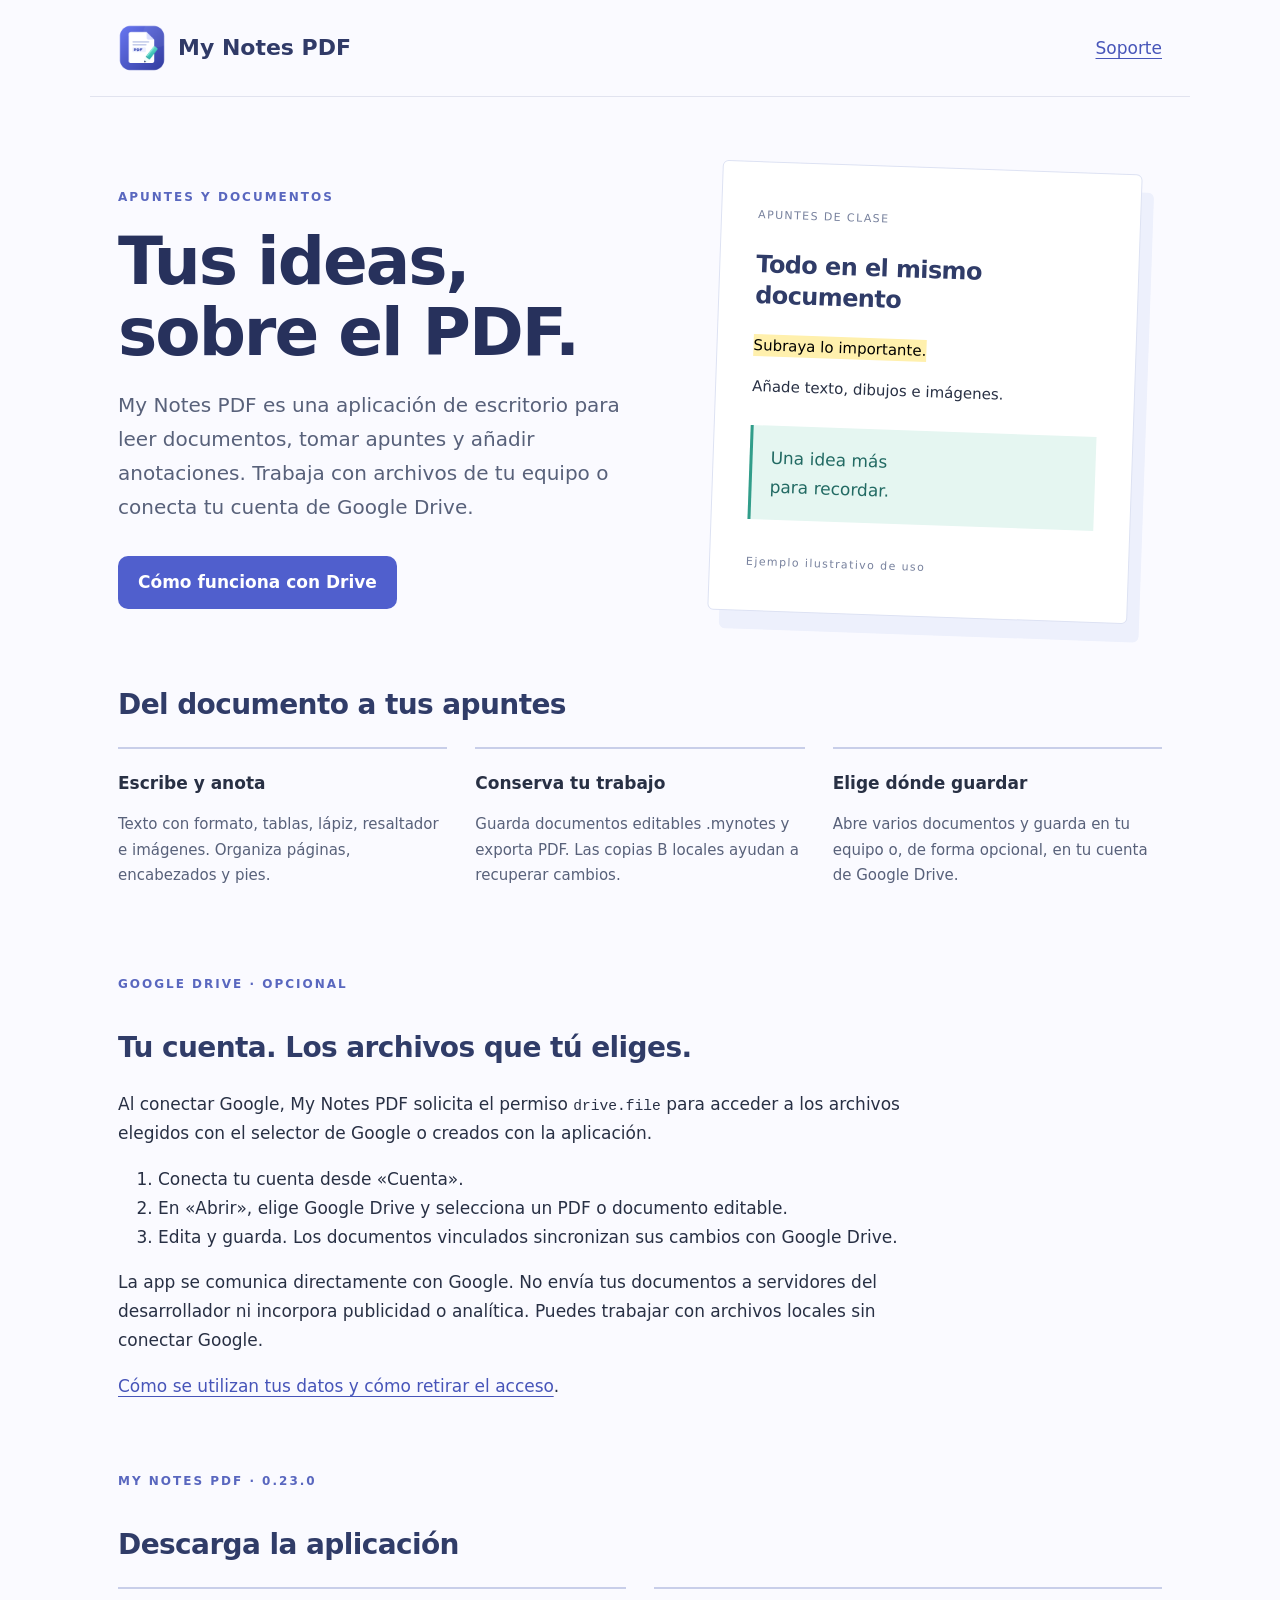
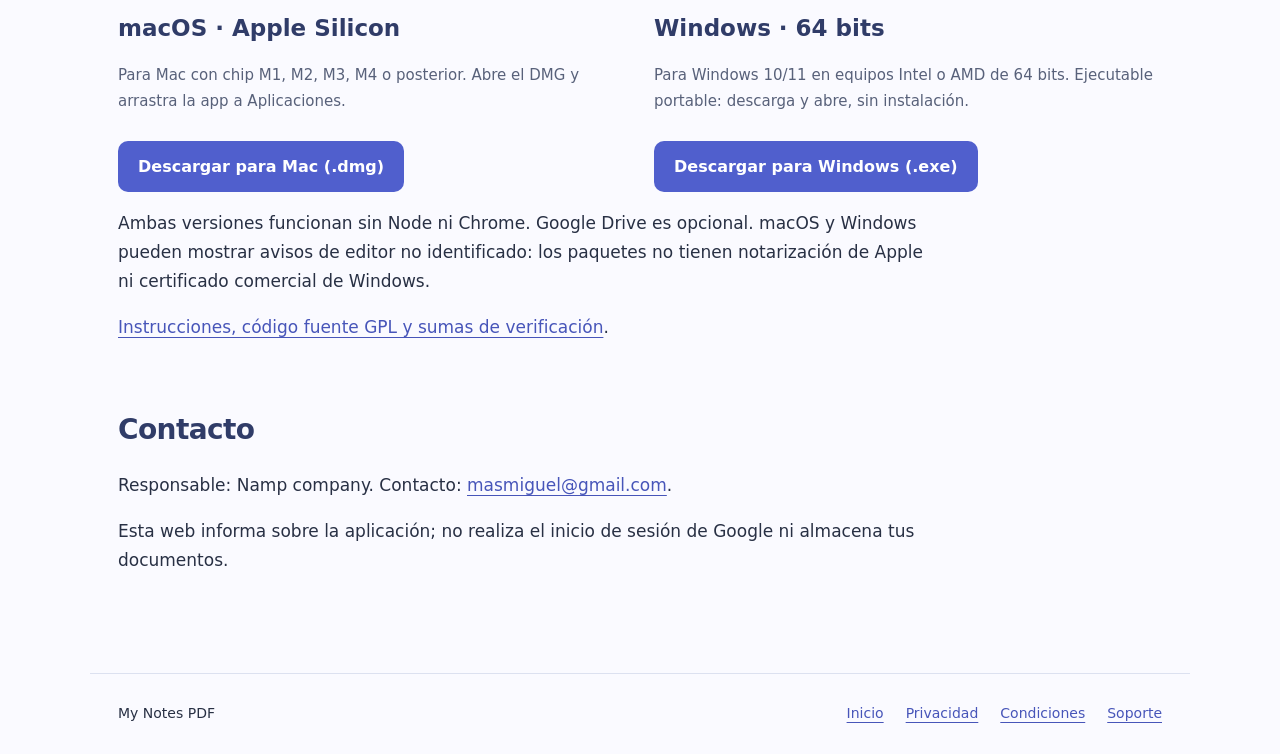
<file: index.html>
<!doctype html><html lang="es"><head><meta charset="utf-8"><meta name="viewport" content="width=device-width,initial-scale=1"><meta name="description" content="My Notes PDF: apuntes y anotaciones PDF con archivos locales e integración opcional con Google Drive."><title>Apuntes y PDF · My Notes PDF</title><link rel="icon" href="logo.png"><link rel="stylesheet" href="style.css"></head><body><header><a class="brand" href="index.html"><img src="logo.png" width="48" height="48" alt="">My Notes PDF</a><a href="soporte.html">Soporte</a></header><main><section class="hero"><div><p class="eyebrow">APUNTES Y DOCUMENTOS</p><h1>Tus ideas, sobre el PDF.</h1><p class="intro">My Notes PDF es una aplicación de escritorio para leer documentos, tomar apuntes y añadir anotaciones. Trabaja con archivos de tu equipo o conecta tu cuenta de Google Drive.</p><a class="button" href="#drive">Cómo funciona con Drive</a></div><div class="paper"><span>APUNTES DE CLASE</span><h2>Todo en el mismo documento</h2><p><mark>Subraya lo importante.</mark></p><p>Añade texto, dibujos e imágenes.</p><div class="note">Una idea más<br>para recordar.</div><small>Ejemplo ilustrativo de uso</small></div></section><section><h2>Del documento a tus apuntes</h2><div class="features"><article><b>Escribe y anota</b><p>Texto con formato, tablas, lápiz, resaltador e imágenes. Organiza páginas, encabezados y pies.</p></article><article><b>Conserva tu trabajo</b><p>Guarda documentos editables .mynotes y exporta PDF. Las copias B locales ayudan a recuperar cambios.</p></article><article><b>Elige dónde guardar</b><p>Abre varios documentos y guarda en tu equipo o, de forma opcional, en tu cuenta de Google Drive.</p></article></div></section><section id="drive"><p class="eyebrow">GOOGLE DRIVE · OPCIONAL</p><h2>Tu cuenta. Los archivos que tú eliges.</h2><p>Al conectar Google, My Notes PDF solicita el permiso <code>drive.file</code> para acceder a los archivos elegidos con el selector de Google o creados con la aplicación.</p><ol><li>Conecta tu cuenta desde «Cuenta».</li><li>En «Abrir», elige Google Drive y selecciona un PDF o documento editable.</li><li>Edita y guarda. Los documentos vinculados sincronizan sus cambios con Google Drive.</li></ol><p>La app se comunica directamente con Google. No envía tus documentos a servidores del desarrollador ni incorpora publicidad o analítica. Puedes trabajar con archivos locales sin conectar Google.</p><p><a href="privacidad.html">Cómo se utilizan tus datos y cómo retirar el acceso</a>.</p></section><section id="descargas"><p class="eyebrow">MY NOTES PDF · 0.23.0</p><h2>Descarga la aplicación</h2><div class="features"><article><h3>macOS · Apple Silicon</h3><p>Para Mac con chip M1, M2, M3, M4 o posterior. Abre el DMG y arrastra la app a Aplicaciones.</p><a class="button" href="https://github.com/nampying/my-notes-pdf-site/releases/download/v0.23.0/My-Notes-PDF-0.23.0-macOS-arm64.dmg">Descargar para Mac (.dmg)</a></article><article><h3>Windows · 64 bits</h3><p>Para Windows 10/11 en equipos Intel o AMD de 64 bits. Ejecutable portable: descarga y abre, sin instalación.</p><a class="button" href="https://github.com/nampying/my-notes-pdf-site/releases/download/v0.23.0/My-Notes-PDF-0.23.0-Windows-x64.exe">Descargar para Windows (.exe)</a></article></div><p>Ambas versiones funcionan sin Node ni Chrome. Google Drive es opcional. macOS y Windows pueden mostrar avisos de editor no identificado: los paquetes no tienen notarización de Apple ni certificado comercial de Windows.</p><p><a href="https://github.com/nampying/my-notes-pdf-site/releases/tag/v0.23.0">Instrucciones, código fuente GPL y sumas de verificación</a>.</p></section><section><h2>Contacto</h2><p>Responsable: Namp company. Contacto: <a href="mailto:masmiguel@gmail.com">masmiguel@gmail.com</a>.</p><p>Esta web informa sobre la aplicación; no realiza el inicio de sesión de Google ni almacena tus documentos.</p></section></main><footer><span>My Notes PDF</span><nav aria-label="Información"><a href="index.html">Inicio</a><a href="privacidad.html">Privacidad</a><a href="condiciones.html">Condiciones</a><a href="soporte.html">Soporte</a></nav></footer></body></html>
</file>
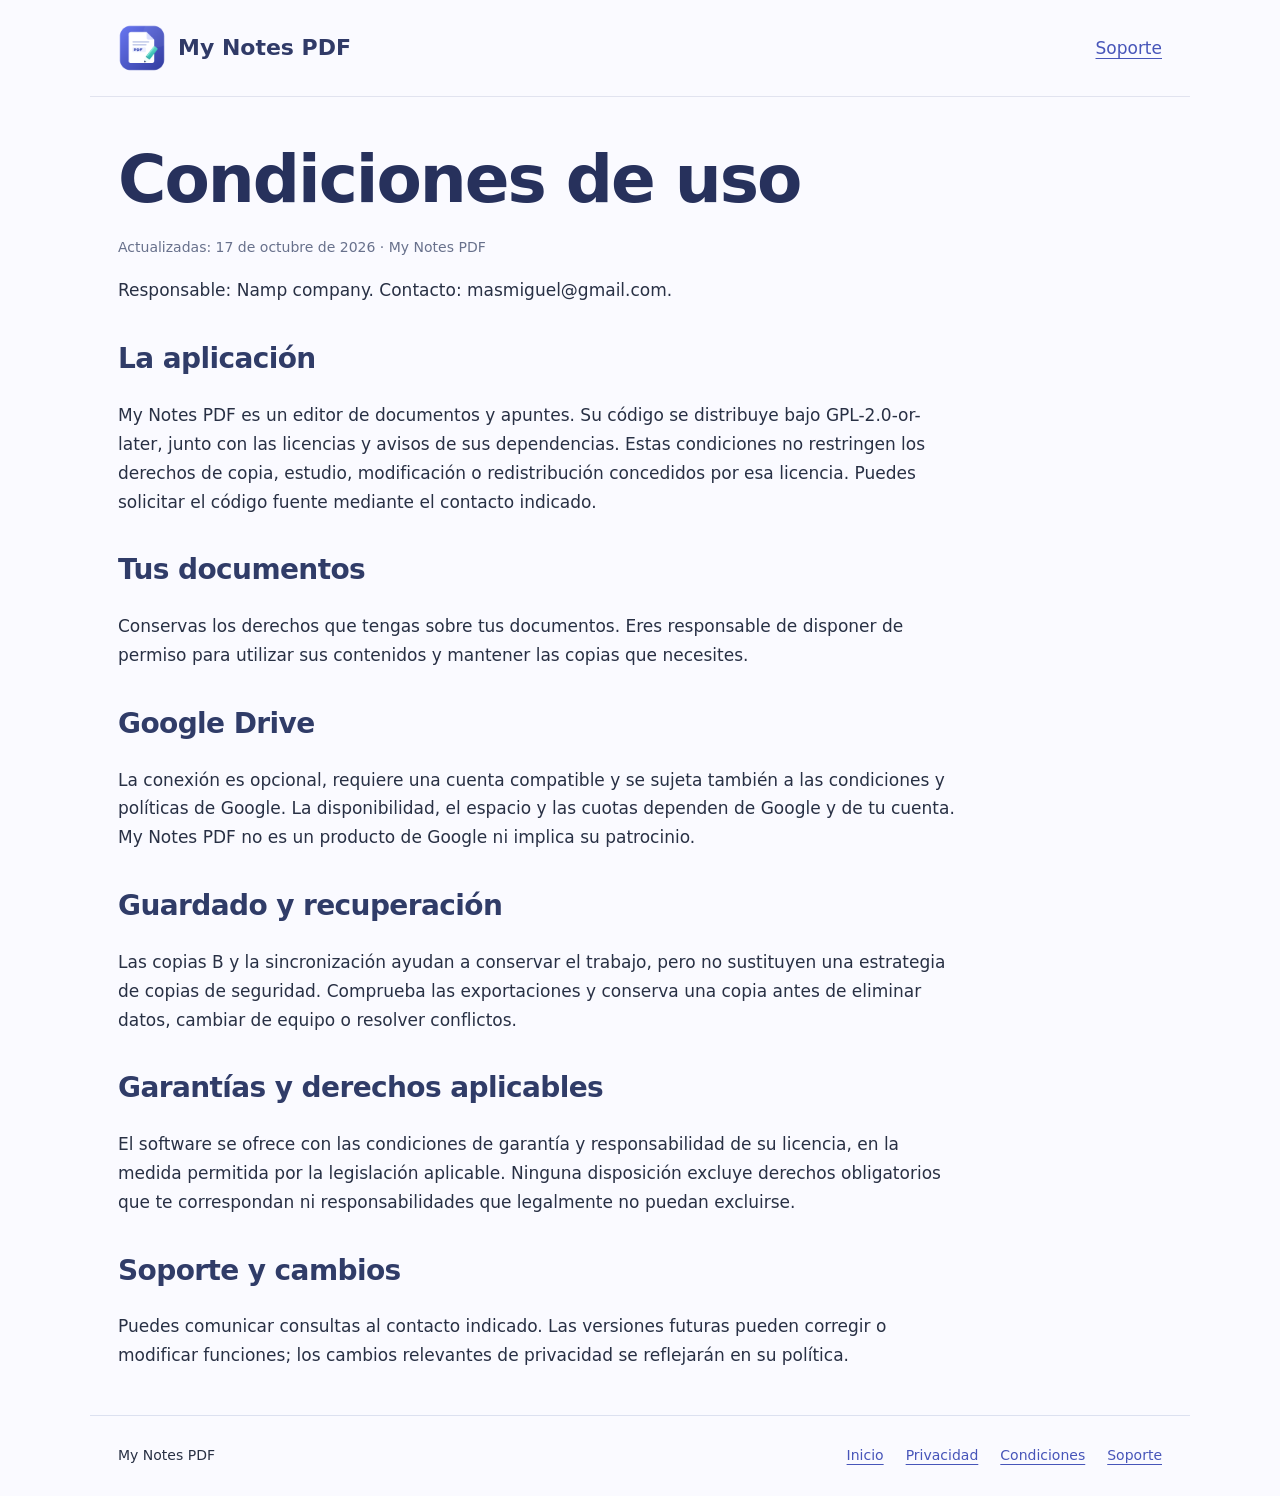
<file: condiciones.html>
<!doctype html><html lang="es"><head><meta charset="utf-8"><meta name="viewport" content="width=device-width,initial-scale=1"><meta name="description" content="My Notes PDF: apuntes y anotaciones PDF con archivos locales e integración opcional con Google Drive."><title>Condiciones de uso · My Notes PDF</title><link rel="icon" href="logo.png"><link rel="stylesheet" href="style.css"></head><body><header><a class="brand" href="index.html"><img src="logo.png" width="48" height="48" alt="">My Notes PDF</a><a href="soporte.html">Soporte</a></header><main><h1>Condiciones de uso</h1><p class="updated">Actualizadas: 17 de octubre de 2026 · My Notes PDF</p><p>Responsable: Namp company. Contacto: masmiguel@gmail.com.</p><h2>La aplicación</h2><p>My Notes PDF es un editor de documentos y apuntes. Su código se distribuye bajo GPL-2.0-or-later, junto con las licencias y avisos de sus dependencias. Estas condiciones no restringen los derechos de copia, estudio, modificación o redistribución concedidos por esa licencia. Puedes solicitar el código fuente mediante el contacto indicado.</p><h2>Tus documentos</h2><p>Conservas los derechos que tengas sobre tus documentos. Eres responsable de disponer de permiso para utilizar sus contenidos y mantener las copias que necesites.</p><h2>Google Drive</h2><p>La conexión es opcional, requiere una cuenta compatible y se sujeta también a las condiciones y políticas de Google. La disponibilidad, el espacio y las cuotas dependen de Google y de tu cuenta. My Notes PDF no es un producto de Google ni implica su patrocinio.</p><h2>Guardado y recuperación</h2><p>Las copias B y la sincronización ayudan a conservar el trabajo, pero no sustituyen una estrategia de copias de seguridad. Comprueba las exportaciones y conserva una copia antes de eliminar datos, cambiar de equipo o resolver conflictos.</p><h2>Garantías y derechos aplicables</h2><p>El software se ofrece con las condiciones de garantía y responsabilidad de su licencia, en la medida permitida por la legislación aplicable. Ninguna disposición excluye derechos obligatorios que te correspondan ni responsabilidades que legalmente no puedan excluirse.</p><h2>Soporte y cambios</h2><p>Puedes comunicar consultas al contacto indicado. Las versiones futuras pueden corregir o modificar funciones; los cambios relevantes de privacidad se reflejarán en su política.</p></main><footer><span>My Notes PDF</span><nav aria-label="Información"><a href="index.html">Inicio</a><a href="privacidad.html">Privacidad</a><a href="condiciones.html">Condiciones</a><a href="soporte.html">Soporte</a></nav></footer></body></html>
</file>
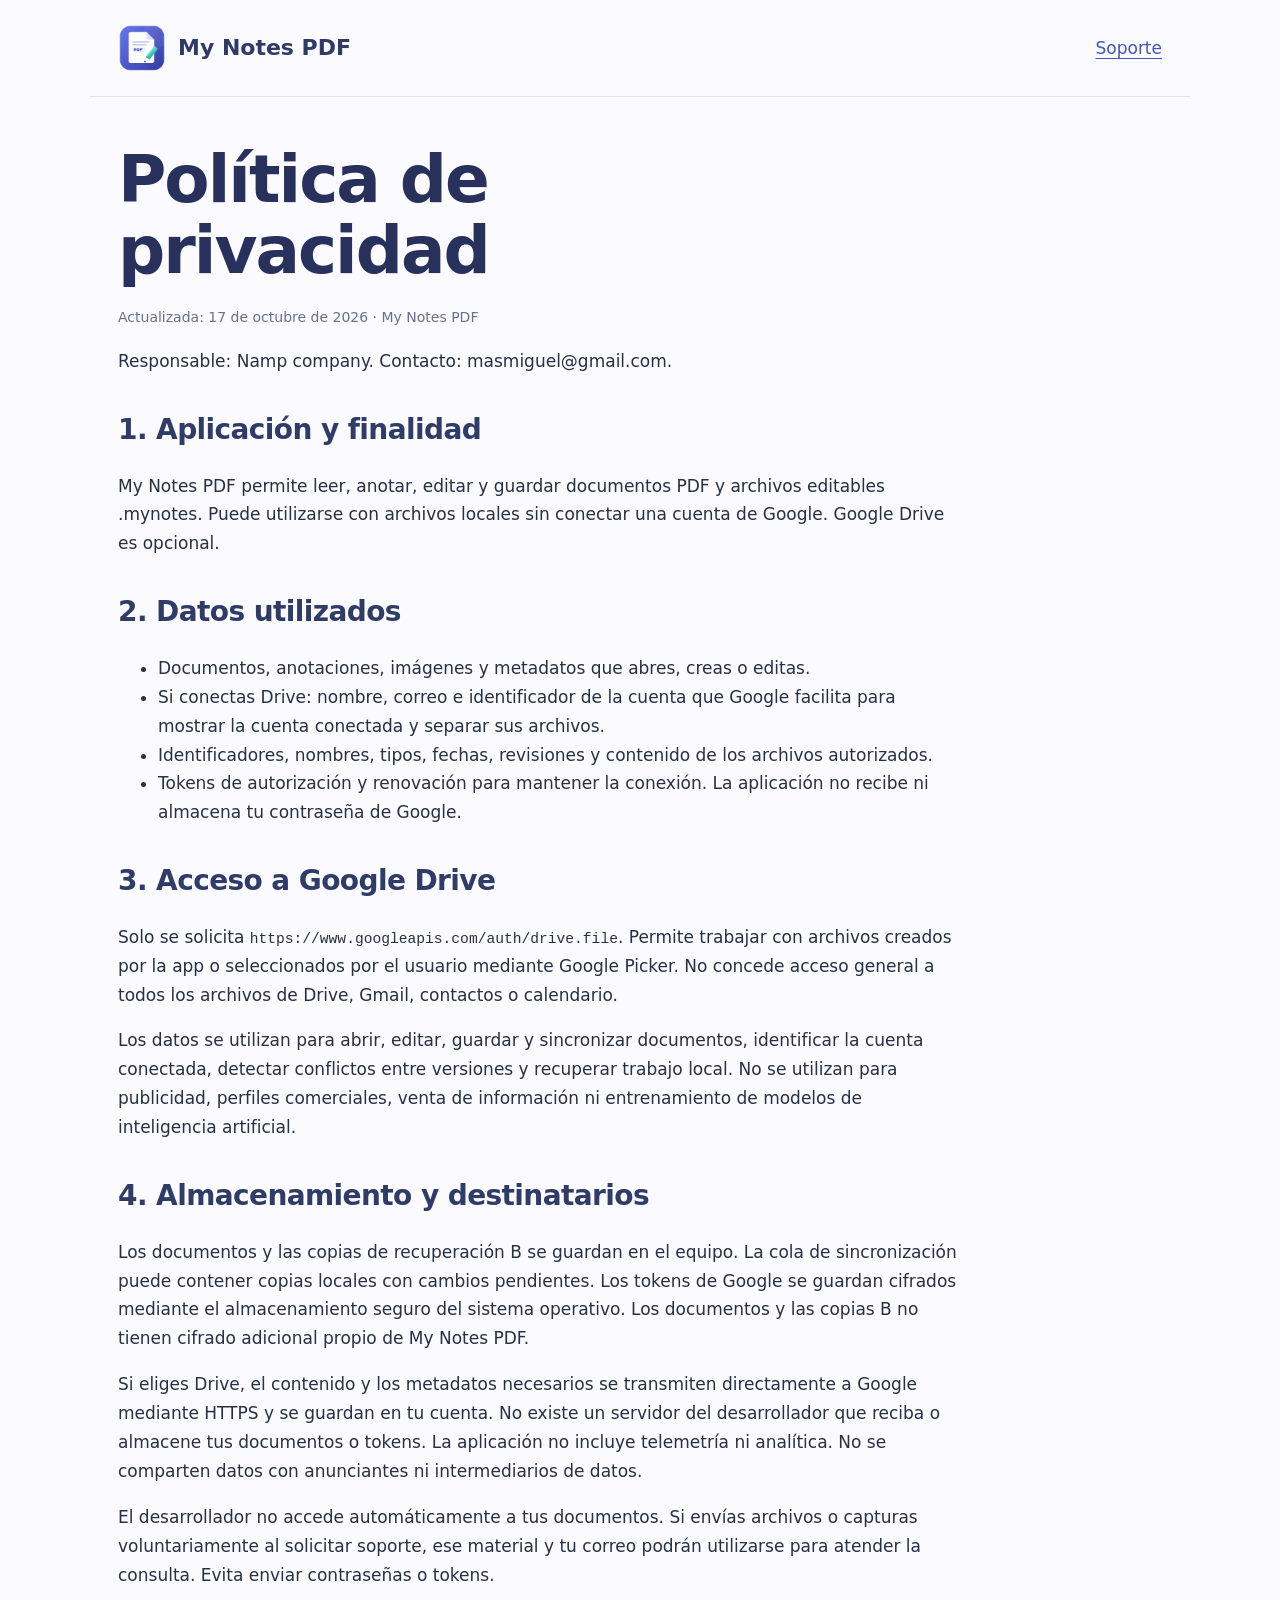
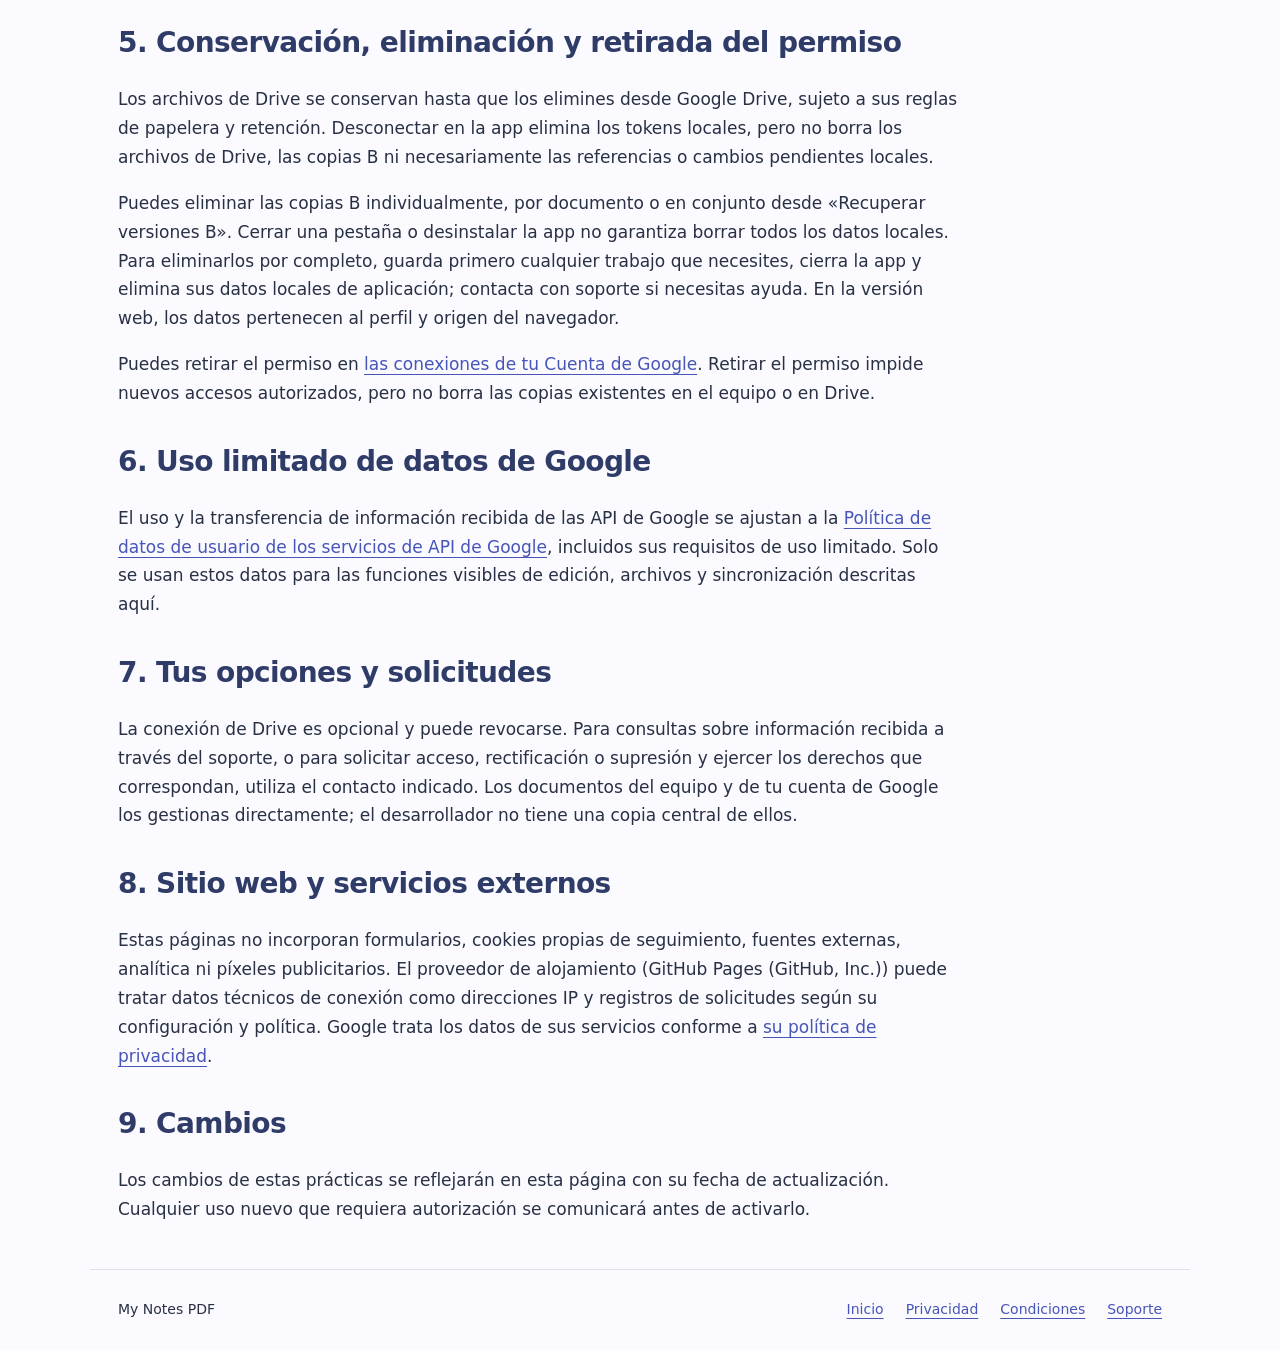
<file: privacidad.html>
<!doctype html><html lang="es"><head><meta charset="utf-8"><meta name="viewport" content="width=device-width,initial-scale=1"><meta name="description" content="My Notes PDF: apuntes y anotaciones PDF con archivos locales e integración opcional con Google Drive."><title>Privacidad · My Notes PDF</title><link rel="icon" href="logo.png"><link rel="stylesheet" href="style.css"></head><body><header><a class="brand" href="index.html"><img src="logo.png" width="48" height="48" alt="">My Notes PDF</a><a href="soporte.html">Soporte</a></header><main><h1>Política de privacidad</h1><p class="updated">Actualizada: 17 de octubre de 2026 · My Notes PDF</p><p>Responsable: Namp company. Contacto: masmiguel@gmail.com.</p><h2>1. Aplicación y finalidad</h2><p>My Notes PDF permite leer, anotar, editar y guardar documentos PDF y archivos editables .mynotes. Puede utilizarse con archivos locales sin conectar una cuenta de Google. Google Drive es opcional.</p><h2>2. Datos utilizados</h2><ul><li>Documentos, anotaciones, imágenes y metadatos que abres, creas o editas.</li><li>Si conectas Drive: nombre, correo e identificador de la cuenta que Google facilita para mostrar la cuenta conectada y separar sus archivos.</li><li>Identificadores, nombres, tipos, fechas, revisiones y contenido de los archivos autorizados.</li><li>Tokens de autorización y renovación para mantener la conexión. La aplicación no recibe ni almacena tu contraseña de Google.</li></ul><h2>3. Acceso a Google Drive</h2><p>Solo se solicita <code>https://www.googleapis.com/auth/drive.file</code>. Permite trabajar con archivos creados por la app o seleccionados por el usuario mediante Google Picker. No concede acceso general a todos los archivos de Drive, Gmail, contactos o calendario.</p><p>Los datos se utilizan para abrir, editar, guardar y sincronizar documentos, identificar la cuenta conectada, detectar conflictos entre versiones y recuperar trabajo local. No se utilizan para publicidad, perfiles comerciales, venta de información ni entrenamiento de modelos de inteligencia artificial.</p><h2>4. Almacenamiento y destinatarios</h2><p>Los documentos y las copias de recuperación B se guardan en el equipo. La cola de sincronización puede contener copias locales con cambios pendientes. Los tokens de Google se guardan cifrados mediante el almacenamiento seguro del sistema operativo. Los documentos y las copias B no tienen cifrado adicional propio de My Notes PDF.</p><p>Si eliges Drive, el contenido y los metadatos necesarios se transmiten directamente a Google mediante HTTPS y se guardan en tu cuenta. No existe un servidor del desarrollador que reciba o almacene tus documentos o tokens. La aplicación no incluye telemetría ni analítica. No se comparten datos con anunciantes ni intermediarios de datos.</p><p>El desarrollador no accede automáticamente a tus documentos. Si envías archivos o capturas voluntariamente al solicitar soporte, ese material y tu correo podrán utilizarse para atender la consulta. Evita enviar contraseñas o tokens.</p><h2>5. Conservación, eliminación y retirada del permiso</h2><p>Los archivos de Drive se conservan hasta que los elimines desde Google Drive, sujeto a sus reglas de papelera y retención. Desconectar en la app elimina los tokens locales, pero no borra los archivos de Drive, las copias B ni necesariamente las referencias o cambios pendientes locales.</p><p>Puedes eliminar las copias B individualmente, por documento o en conjunto desde «Recuperar versiones B». Cerrar una pestaña o desinstalar la app no garantiza borrar todos los datos locales. Para eliminarlos por completo, guarda primero cualquier trabajo que necesites, cierra la app y elimina sus datos locales de aplicación; contacta con soporte si necesitas ayuda. En la versión web, los datos pertenecen al perfil y origen del navegador.</p><p>Puedes retirar el permiso en <a href="https://myaccount.google.com/connections">las conexiones de tu Cuenta de Google</a>. Retirar el permiso impide nuevos accesos autorizados, pero no borra las copias existentes en el equipo o en Drive.</p><h2>6. Uso limitado de datos de Google</h2><p>El uso y la transferencia de información recibida de las API de Google se ajustan a la <a href="https://developers.google.com/terms/api-services-user-data-policy">Política de datos de usuario de los servicios de API de Google</a>, incluidos sus requisitos de uso limitado. Solo se usan estos datos para las funciones visibles de edición, archivos y sincronización descritas aquí.</p><h2>7. Tus opciones y solicitudes</h2><p>La conexión de Drive es opcional y puede revocarse. Para consultas sobre información recibida a través del soporte, o para solicitar acceso, rectificación o supresión y ejercer los derechos que correspondan, utiliza el contacto indicado. Los documentos del equipo y de tu cuenta de Google los gestionas directamente; el desarrollador no tiene una copia central de ellos.</p><h2>8. Sitio web y servicios externos</h2><p>Estas páginas no incorporan formularios, cookies propias de seguimiento, fuentes externas, analítica ni píxeles publicitarios. El proveedor de alojamiento (GitHub Pages (GitHub, Inc.)) puede tratar datos técnicos de conexión como direcciones IP y registros de solicitudes según su configuración y política. Google trata los datos de sus servicios conforme a <a href="https://policies.google.com/privacy">su política de privacidad</a>.</p><h2>9. Cambios</h2><p>Los cambios de estas prácticas se reflejarán en esta página con su fecha de actualización. Cualquier uso nuevo que requiera autorización se comunicará antes de activarlo.</p></main><footer><span>My Notes PDF</span><nav aria-label="Información"><a href="index.html">Inicio</a><a href="privacidad.html">Privacidad</a><a href="condiciones.html">Condiciones</a><a href="soporte.html">Soporte</a></nav></footer></body></html>
</file>
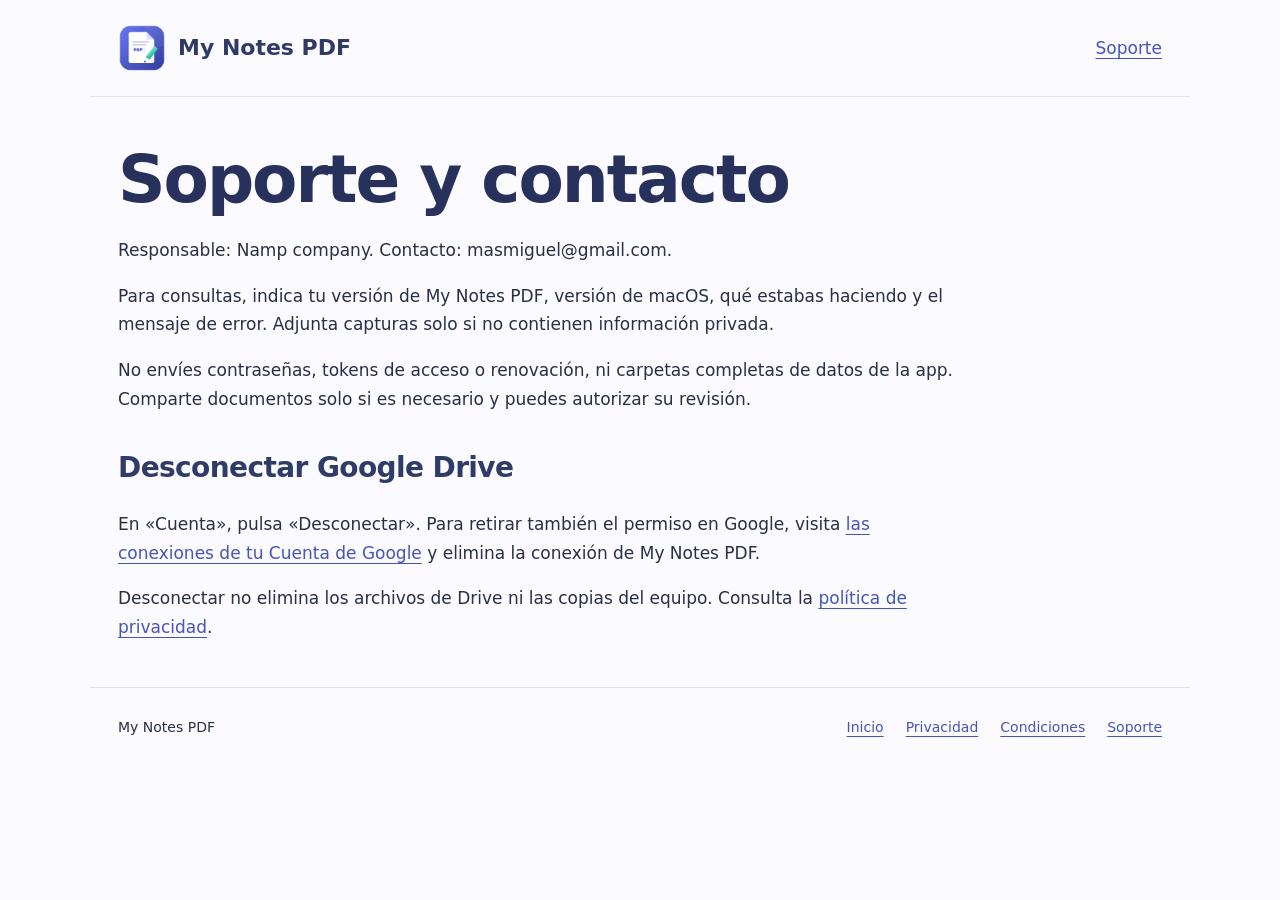
<file: soporte.html>
<!doctype html><html lang="es"><head><meta charset="utf-8"><meta name="viewport" content="width=device-width,initial-scale=1"><meta name="description" content="My Notes PDF: apuntes y anotaciones PDF con archivos locales e integración opcional con Google Drive."><title>Soporte · My Notes PDF</title><link rel="icon" href="logo.png"><link rel="stylesheet" href="style.css"></head><body><header><a class="brand" href="index.html"><img src="logo.png" width="48" height="48" alt="">My Notes PDF</a><a href="soporte.html">Soporte</a></header><main><h1>Soporte y contacto</h1><p>Responsable: Namp company. Contacto: masmiguel@gmail.com.</p><p>Para consultas, indica tu versión de My Notes PDF, versión de macOS, qué estabas haciendo y el mensaje de error. Adjunta capturas solo si no contienen información privada.</p><p>No envíes contraseñas, tokens de acceso o renovación, ni carpetas completas de datos de la app. Comparte documentos solo si es necesario y puedes autorizar su revisión.</p><h2>Desconectar Google Drive</h2><p>En «Cuenta», pulsa «Desconectar». Para retirar también el permiso en Google, visita <a href="https://myaccount.google.com/connections">las conexiones de tu Cuenta de Google</a> y elimina la conexión de My Notes PDF.</p><p>Desconectar no elimina los archivos de Drive ni las copias del equipo. Consulta la <a href="privacidad.html">política de privacidad</a>.</p></main><footer><span>My Notes PDF</span><nav aria-label="Información"><a href="index.html">Inicio</a><a href="privacidad.html">Privacidad</a><a href="condiciones.html">Condiciones</a><a href="soporte.html">Soporte</a></nav></footer></body></html>
</file>
<file: style.css>
:root{color-scheme:light;font:17px/1.7 system-ui,-apple-system,sans-serif;color:#283044;background:#fafaff}*{box-sizing:border-box}body{margin:0}a{color:#4755b9;text-underline-offset:4px}header,main,footer,.draft{max-width:1100px;margin:auto}header{display:flex;align-items:center;justify-content:space-between;padding:24px 28px;border-bottom:1px solid #e1e3ef}.brand{display:flex;align-items:center;gap:12px;font-weight:700;text-decoration:none;color:#303a67;font-size:22px}.brand img{border-radius:12px}main{padding:28px}section{margin:42px 0 70px}h1{font-size:clamp(36px,6vw,66px);line-height:1.07;letter-spacing:-2px;color:#27315c;max-width:700px;margin:20px 0}h2{font-size:28px;line-height:1.3;letter-spacing:-.6px;color:#303c68;margin-top:36px}p,li{max-width:820px}.hero{display:grid;grid-template-columns:1.2fr 1fr;align-items:center;gap:60px;min-height:400px}.intro{font-size:20px;color:#58617a}.eyebrow{font-size:12px;letter-spacing:2px;font-weight:700;color:#5967bf}.button{display:inline-block;padding:12px 20px;background:#505fcd;color:white;border-radius:10px;text-decoration:none;font-weight:600;margin-top:12px}.paper{background:white;padding:36px;border:1px solid #dde2f3;border-radius:6px;box-shadow:12px 18px 0 #edf0fc;transform:rotate(2deg);max-width:420px}.paper>span,.paper small{font-size:11px;letter-spacing:1.4px;color:#77819d}.paper h2{font-size:24px;margin:22px 0}.paper p{font-size:15px}.paper mark{background:#fff0ad;padding:2px 0}.note{background:#e5f6f1;padding:18px;color:#226a63;font-size:17px;border-left:3px solid #319d8a;margin:26px 0}.features{display:grid;grid-template-columns:repeat(3,1fr);gap:28px}.features article{border-top:2px solid #c8cee9;padding-top:20px}.features p{font-size:15px;color:#58617a}.draft{padding:14px 28px;background:#fff1cb;color:#704c12;font-size:14px}footer{border-top:1px solid #dce1f0;padding:28px;display:flex;justify-content:space-between;flex-wrap:wrap;gap:20px;font-size:14px}footer nav{display:flex;gap:22px;flex-wrap:wrap}.updated{color:#68718c;font-size:14px}code{overflow-wrap:anywhere;font-size:.86em}main>p,main>ul,main>ol{max-width:840px}@media(max-width:700px){.hero{grid-template-columns:1fr;gap:24px}.paper{transform:none}.features{grid-template-columns:1fr}header{padding:20px}.brand{font-size:18px}main{padding:20px}h1{letter-spacing:-1px}section{margin:24px 0 48px}}:focus-visible{outline:3px solid #6575de;outline-offset:4px}
#descargas .features{grid-template-columns:repeat(auto-fit,minmax(min(100%,280px),1fr))}#descargas h3{margin:0;font-size:23px;color:#303c68}#descargas .button{font-size:16px}
</file>
